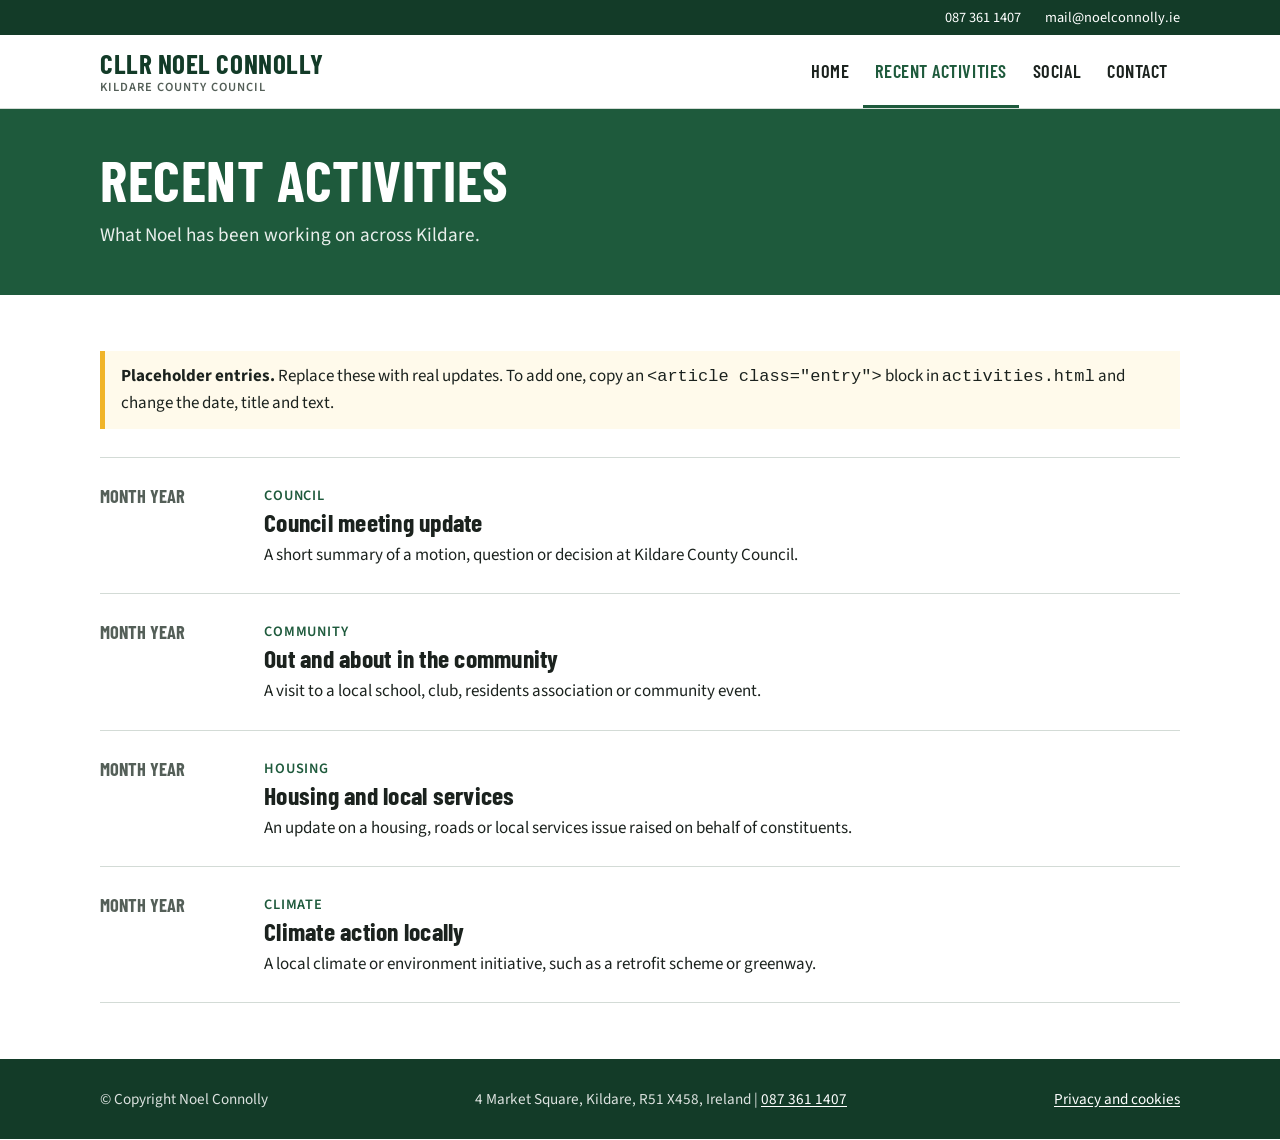
<file: activities.html>
<!doctype html>
<html lang="en-IE">
<head>
  <meta charset="utf-8">
  <meta name="viewport" content="width=device-width, initial-scale=1">
  <title>Recent Activities | Cllr Noel Connolly</title>
  <meta name="description" content="News and recent activities from Cllr Noel Connolly in Kildare.">
  <link rel="icon" href="assets/img/favicon.svg" type="image/svg+xml">
  <link rel="preload" href="assets/fonts/barlow-condensed-700.woff2" as="font" type="font/woff2" crossorigin>
  <link rel="stylesheet" href="assets/css/style.css">
</head>
<body>
  <a class="skip" href="#main">Skip to content</a>

  <div class="strip">
    <div class="wrap">
      <a href="tel:+353873611407">087 361 1407</a>
      <a href="mailto:mail@noelconnolly.ie">mail@noelconnolly.ie</a>
    </div>
  </div>

  <header class="site-header">
    <div class="wrap">
      <a class="brand" href="index.html">Cllr Noel Connolly<small>Kildare County Council</small></a>
      <button class="menu-toggle" type="button" aria-expanded="false" aria-controls="site-nav">Menu</button>
      <nav class="nav" id="site-nav" aria-label="Main">
        <a href="index.html">Home</a>
        <a href="activities.html" aria-current="page">Recent Activities</a>
        <a href="social.html">Social</a>
        <a href="contact.html">Contact</a>
      </nav>
    </div>
  </header>

  <main id="main">
    <section class="page-head">
      <div class="wrap">
        <h1>Recent Activities</h1>
        <p>What Noel has been working on across Kildare.</p>
      </div>
    </section>
    <section class="section">
      <div class="wrap">
        <p class="note"><strong>Placeholder entries.</strong> Replace these with real updates. To add one, copy an <code>&lt;article class="entry"&gt;</code> block in <code>activities.html</code> and change the date, title and text.</p>
        <div class="entries">
          <article class="entry">
            <time datetime="">Month Year</time>
            <div>
              <span class="kind">Council</span>
              <h3>Council meeting update</h3>
              <p>A short summary of a motion, question or decision at Kildare County Council.</p>
            </div>
          </article>
          <article class="entry">
            <time datetime="">Month Year</time>
            <div>
              <span class="kind">Community</span>
              <h3>Out and about in the community</h3>
              <p>A visit to a local school, club, residents association or community event.</p>
            </div>
          </article>
          <article class="entry">
            <time datetime="">Month Year</time>
            <div>
              <span class="kind">Housing</span>
              <h3>Housing and local services</h3>
              <p>An update on a housing, roads or local services issue raised on behalf of constituents.</p>
            </div>
          </article>
          <article class="entry">
            <time datetime="">Month Year</time>
            <div>
              <span class="kind">Climate</span>
              <h3>Climate action locally</h3>
              <p>A local climate or environment initiative, such as a retrofit scheme or greenway.</p>
            </div>
          </article>
        </div>
      </div>
    </section>
  </main>

  <footer class="site-footer">
    <div class="wrap">
      <p>© Copyright Noel Connolly</p>
      <p>4 Market Square, Kildare, R51 X458, Ireland | <a href="tel:+353873611407">087 361 1407</a></p>
      <p><a href="privacy.html">Privacy and cookies</a></p>
    </div>
  </footer>

  <script src="assets/js/site.js"></script>
</body>
</html>
</file>
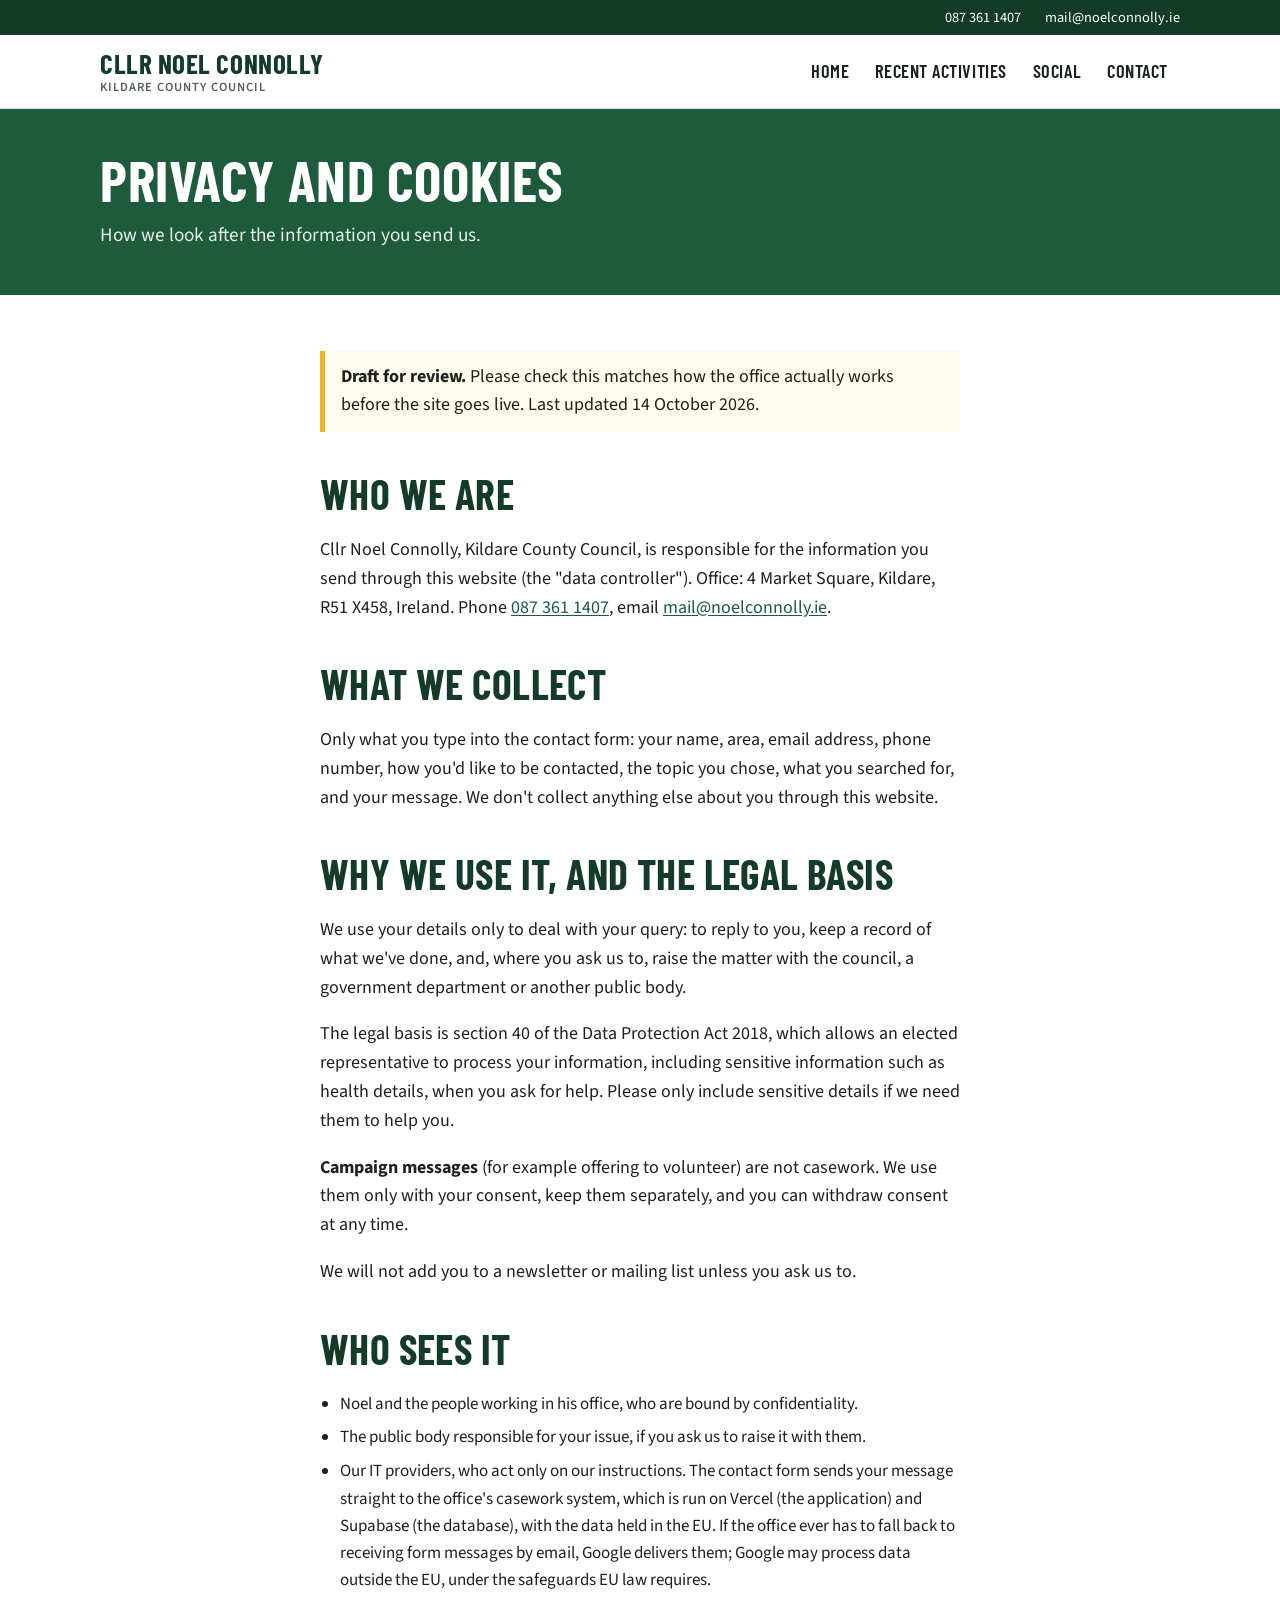
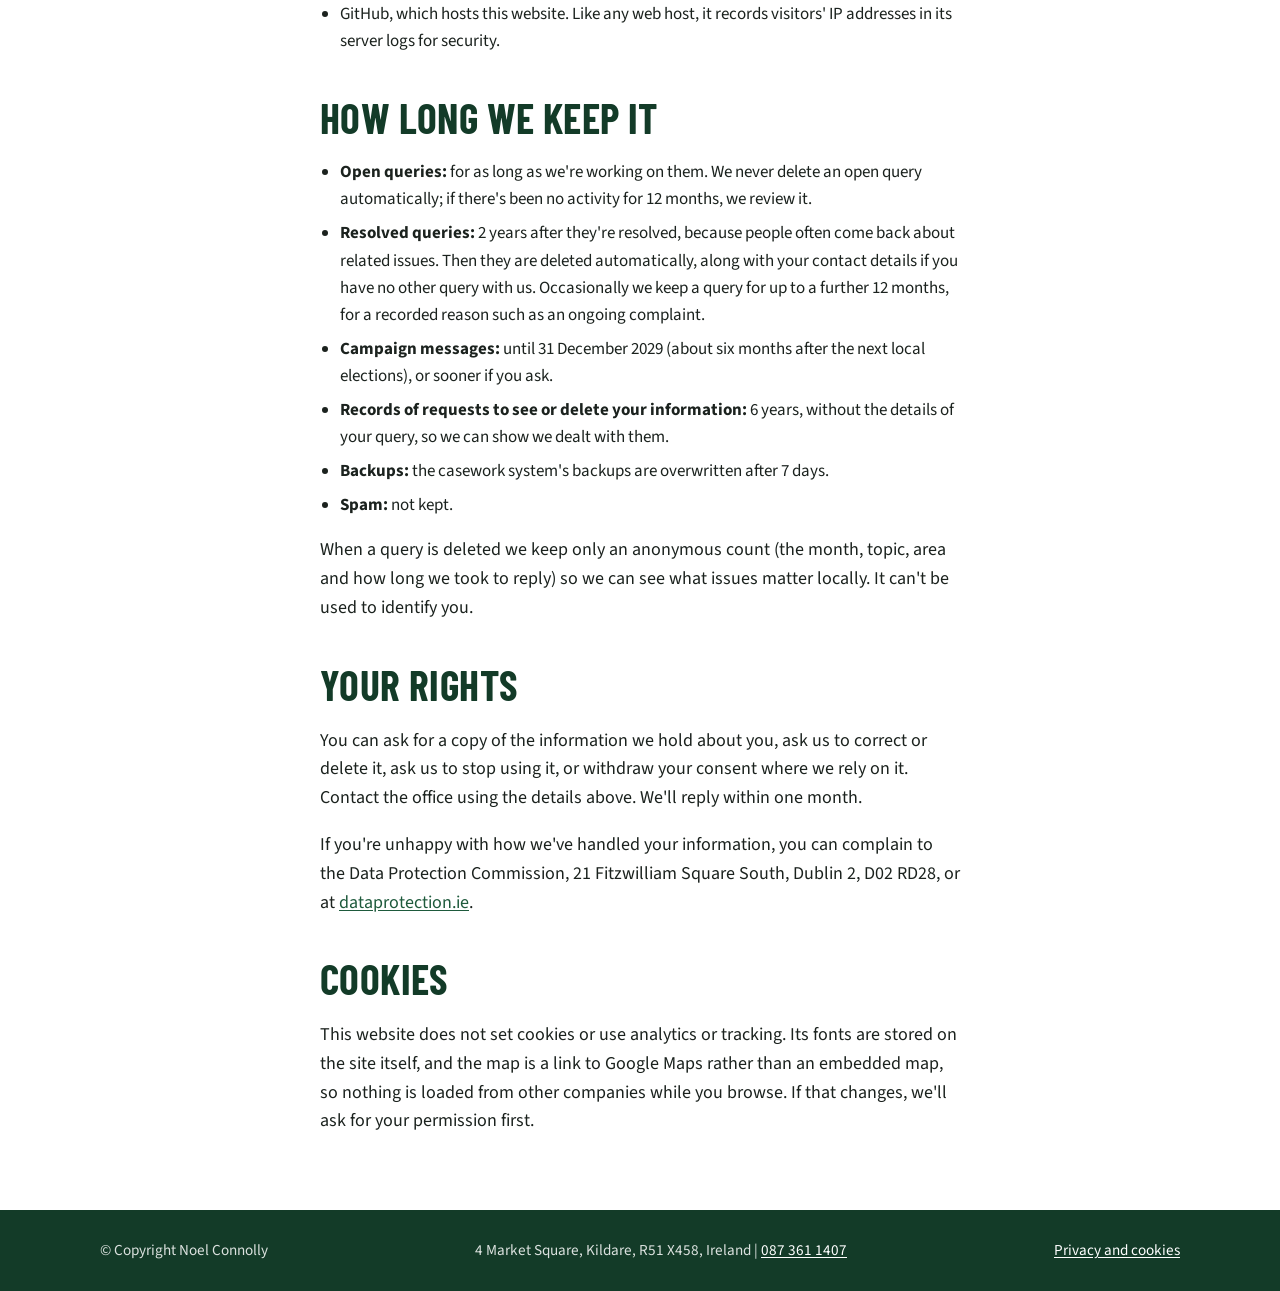
<file: privacy.html>
<!doctype html>
<html lang="en-IE">
<head>
  <meta charset="utf-8">
  <meta name="viewport" content="width=device-width, initial-scale=1">
  <title>Privacy and Cookies | Cllr Noel Connolly</title>
  <meta name="description" content="How Cllr Noel Connolly handles personal information, how long it is kept, and cookies.">
  <link rel="icon" href="assets/img/favicon.svg" type="image/svg+xml">
  <link rel="preload" href="assets/fonts/barlow-condensed-700.woff2" as="font" type="font/woff2" crossorigin>
  <link rel="stylesheet" href="assets/css/style.css">
</head>
<body>
  <a class="skip" href="#main">Skip to content</a>

  <div class="strip">
    <div class="wrap">
      <a href="tel:+353873611407">087 361 1407</a>
      <a href="mailto:mail@noelconnolly.ie">mail@noelconnolly.ie</a>
    </div>
  </div>

  <header class="site-header">
    <div class="wrap">
      <a class="brand" href="index.html">Cllr Noel Connolly<small>Kildare County Council</small></a>
      <button class="menu-toggle" type="button" aria-expanded="false" aria-controls="site-nav">Menu</button>
      <nav class="nav" id="site-nav" aria-label="Main">
        <a href="index.html">Home</a>
        <a href="activities.html">Recent Activities</a>
        <a href="social.html">Social</a>
        <a href="contact.html">Contact</a>
      </nav>
    </div>
  </header>

  <main id="main">
    <section class="page-head">
      <div class="wrap">
        <h1>Privacy and cookies</h1>
        <p>How we look after the information you send us.</p>
      </div>
    </section>
    <section class="section">
      <div class="wrap prose">
        <p class="note"><strong>Draft for review.</strong> Please check this matches how the office actually works before the site goes live. Last updated 14 October 2026.</p>

        <h2>Who we are</h2>
        <p>Cllr Noel Connolly, Kildare County Council, is responsible for the information you send through this website (the "data controller"). Office: 4 Market Square, Kildare, R51 X458, Ireland. Phone <a href="tel:+353873611407">087 361 1407</a>, email <a href="mailto:mail@noelconnolly.ie">mail@noelconnolly.ie</a>.</p>

        <h2>What we collect</h2>
        <p>Only what you type into the contact form: your name, area, email address, phone number, how you'd like to be contacted, the topic you chose, what you searched for, and your message. We don't collect anything else about you through this website.</p>

        <h2>Why we use it, and the legal basis</h2>
        <p>We use your details only to deal with your query: to reply to you, keep a record of what we've done, and, where you ask us to, raise the matter with the council, a government department or another public body.</p>
        <p>The legal basis is section 40 of the Data Protection Act 2018, which allows an elected representative to process your information, including sensitive information such as health details, when you ask for help. Please only include sensitive details if we need them to help you.</p>
        <p><strong>Campaign messages</strong> (for example offering to volunteer) are not casework. We use them only with your consent, keep them separately, and you can withdraw consent at any time.</p>
        <p>We will not add you to a newsletter or mailing list unless you ask us to.</p>

        <h2>Who sees it</h2>
        <ul>
          <li>Noel and the people working in his office, who are bound by confidentiality.</li>
          <li>The public body responsible for your issue, if you ask us to raise it with them.</li>
          <li>Our IT providers, who act only on our instructions. The contact form sends your message straight to the office's casework system, which is run on Vercel (the application) and Supabase (the database), with the data held in the EU. If the office ever has to fall back to receiving form messages by email, Google delivers them; Google may process data outside the EU, under the safeguards EU law requires.</li>
          <li>GitHub, which hosts this website. Like any web host, it records visitors' IP addresses in its server logs for security.</li>
        </ul>

        <h2>How long we keep it</h2>
        <ul>
          <li><strong>Open queries:</strong> for as long as we're working on them. We never delete an open query automatically; if there's been no activity for 12 months, we review it.</li>
          <li><strong>Resolved queries:</strong> 2 years after they're resolved, because people often come back about related issues. Then they are deleted automatically, along with your contact details if you have no other query with us. Occasionally we keep a query for up to a further 12 months, for a recorded reason such as an ongoing complaint.</li>
          <li><strong>Campaign messages:</strong> until 31 December 2029 (about six months after the next local elections), or sooner if you ask.</li>
          <li><strong>Records of requests to see or delete your information:</strong> 6 years, without the details of your query, so we can show we dealt with them.</li>
          <li><strong>Backups:</strong> the casework system's backups are overwritten after 7 days.</li>
          <li><strong>Spam:</strong> not kept.</li>
        </ul>
        <p>When a query is deleted we keep only an anonymous count (the month, topic, area and how long we took to reply) so we can see what issues matter locally. It can't be used to identify you.</p>

        <h2>Your rights</h2>
        <p>You can ask for a copy of the information we hold about you, ask us to correct or delete it, ask us to stop using it, or withdraw your consent where we rely on it. Contact the office using the details above. We'll reply within one month.</p>
        <p>If you're unhappy with how we've handled your information, you can complain to the Data Protection Commission, 21 Fitzwilliam Square South, Dublin 2, D02 RD28, or at <a href="https://www.dataprotection.ie" target="_blank" rel="noopener">dataprotection.ie</a>.</p>

        <h2>Cookies</h2>
        <p>This website does not set cookies or use analytics or tracking. Its fonts are stored on the site itself, and the map is a link to Google Maps rather than an embedded map, so nothing is loaded from other companies while you browse. If that changes, we'll ask for your permission first.</p>
      </div>
    </section>
  </main>

  <footer class="site-footer">
    <div class="wrap">
      <p>© Copyright Noel Connolly</p>
      <p>4 Market Square, Kildare, R51 X458, Ireland | <a href="tel:+353873611407">087 361 1407</a></p>
      <p><a href="privacy.html">Privacy and cookies</a></p>
    </div>
  </footer>

  <script src="assets/js/site.js"></script>
</body>
</html>
</file>
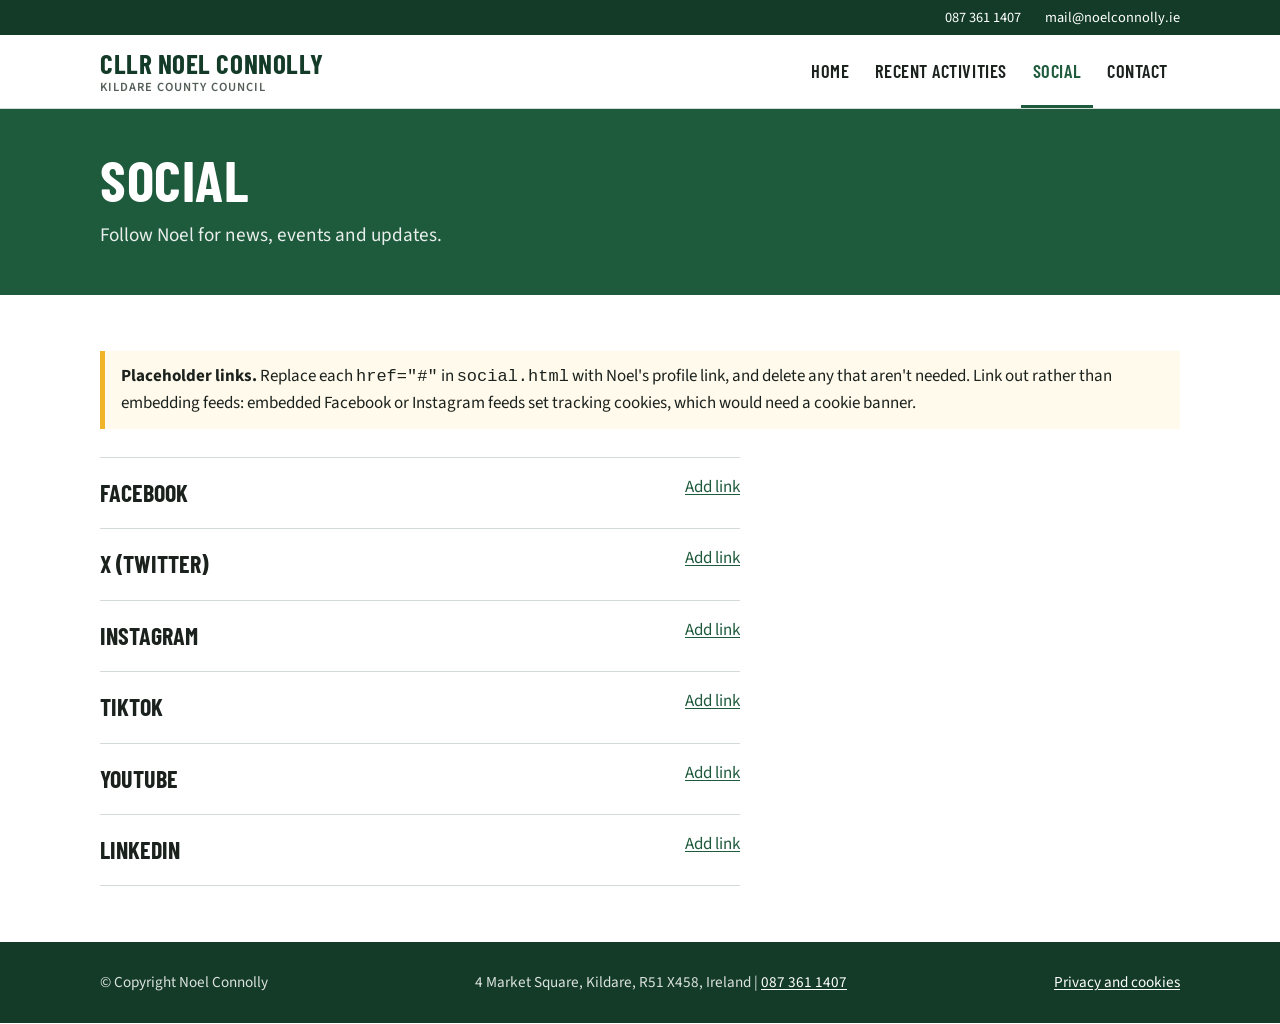
<file: social.html>
<!doctype html>
<html lang="en-IE">
<head>
  <meta charset="utf-8">
  <meta name="viewport" content="width=device-width, initial-scale=1">
  <title>Social | Cllr Noel Connolly</title>
  <meta name="description" content="Follow Cllr Noel Connolly on social media.">
  <link rel="icon" href="assets/img/favicon.svg" type="image/svg+xml">
  <link rel="preload" href="assets/fonts/barlow-condensed-700.woff2" as="font" type="font/woff2" crossorigin>
  <link rel="stylesheet" href="assets/css/style.css">
</head>
<body>
  <a class="skip" href="#main">Skip to content</a>

  <div class="strip">
    <div class="wrap">
      <a href="tel:+353873611407">087 361 1407</a>
      <a href="mailto:mail@noelconnolly.ie">mail@noelconnolly.ie</a>
    </div>
  </div>

  <header class="site-header">
    <div class="wrap">
      <a class="brand" href="index.html">Cllr Noel Connolly<small>Kildare County Council</small></a>
      <button class="menu-toggle" type="button" aria-expanded="false" aria-controls="site-nav">Menu</button>
      <nav class="nav" id="site-nav" aria-label="Main">
        <a href="index.html">Home</a>
        <a href="activities.html">Recent Activities</a>
        <a href="social.html" aria-current="page">Social</a>
        <a href="contact.html">Contact</a>
      </nav>
    </div>
  </header>

  <main id="main">
    <section class="page-head">
      <div class="wrap">
        <h1>Social</h1>
        <p>Follow Noel for news, events and updates.</p>
      </div>
    </section>
    <section class="section">
      <div class="wrap">
        <p class="note"><strong>Placeholder links.</strong> Replace each <code>href="#"</code> in <code>social.html</code> with Noel's profile link, and delete any that aren't needed. Link out rather than embedding feeds: embedded Facebook or Instagram feeds set tracking cookies, which would need a cookie banner.</p>
        <ul class="links-list">
          <li><strong>Facebook</strong><span><a href="#">Add link</a></span></li>
          <li><strong>X (Twitter)</strong><span><a href="#">Add link</a></span></li>
          <li><strong>Instagram</strong><span><a href="#">Add link</a></span></li>
          <li><strong>TikTok</strong><span><a href="#">Add link</a></span></li>
          <li><strong>YouTube</strong><span><a href="#">Add link</a></span></li>
          <li><strong>LinkedIn</strong><span><a href="#">Add link</a></span></li>
        </ul>
      </div>
    </section>
  </main>

  <footer class="site-footer">
    <div class="wrap">
      <p>© Copyright Noel Connolly</p>
      <p>4 Market Square, Kildare, R51 X458, Ireland | <a href="tel:+353873611407">087 361 1407</a></p>
      <p><a href="privacy.html">Privacy and cookies</a></p>
    </div>
  </footer>

  <script src="assets/js/site.js"></script>
</body>
</html>
</file>
<file: assets/css/style.css>
/* Cllr Noel Connolly: site styles. Plain CSS, no build step.
   Layout follows the original noelconnolly.ie: name and menu across the top,
   a title band with the photo and slogan, a large picture, the biography,
   a Contact Me link and a footer with the office address.
   Colours live in the tokens below; change them here to retheme the site. */

@font-face { font-family: "Barlow Condensed"; font-style: normal; font-weight: 600; font-display: swap; src: url("../fonts/barlow-condensed-600.woff2") format("woff2"); }
@font-face { font-family: "Barlow Condensed"; font-style: normal; font-weight: 700; font-display: swap; src: url("../fonts/barlow-condensed-700.woff2") format("woff2"); }
@font-face { font-family: "Source Sans 3"; font-style: normal; font-weight: 200 900; font-display: swap; src: url("../fonts/source-sans-3.woff2") format("woff2"); }
@font-face { font-family: "Source Sans 3"; font-style: italic; font-weight: 200 900; font-display: swap; src: url("../fonts/source-sans-3-italic.woff2") format("woff2"); }

:root {
  --brand: #1e5a3c;        /* main colour: header band, buttons, links */
  --brand-dark: #133b28;   /* footer, hover */
  --brand-tint: #e6efe9;   /* selected states, quiet panels */
  --accent: #f0b429;       /* used sparingly: the rule under headings, focus ring */
  --ink: #1b221e;
  --muted: #545f58;
  --line: #d3dbd6;
  --paper: #ffffff;
  --panel: #f2f5f3;
  --danger: #a4161a;
  --display: "Barlow Condensed", "Arial Narrow", "Helvetica Neue", Arial, sans-serif;
  --body: "Source Sans 3", "Segoe UI", Roboto, Helvetica, Arial, sans-serif;
  --wrap: 1080px;
  --measure: 40rem;
}

*, *::before, *::after { box-sizing: border-box; }
html { -webkit-text-size-adjust: 100%; }
body {
  margin: 0;
  font-family: var(--body);
  font-size: 1.0625rem;
  line-height: 1.6;
  color: var(--ink);
  background: var(--paper);
}
img { max-width: 100%; height: auto; display: block; }
a { color: var(--brand); text-underline-offset: 2px; }
a:hover { color: var(--brand-dark); }
:focus-visible { outline: 3px solid var(--accent); outline-offset: 2px; }
h1, h2, h3 { font-family: var(--display); font-weight: 700; line-height: 1.05; letter-spacing: .01em; text-wrap: balance; margin: 0; }
h1, h2 { text-transform: uppercase; }
p { margin: 0 0 1em; }

.wrap { width: min(var(--wrap), 100% - 32px); margin-inline: auto; }
.skip { position: absolute; left: -999px; top: 8px; background: var(--paper); padding: 8px 12px; z-index: 100; }
.skip:focus { left: 8px; }
.visually-hidden { position: absolute !important; width: 1px; height: 1px; overflow: hidden; clip: rect(0 0 0 0); white-space: nowrap; }

/* ---------- Top strip and header ---------- */
.strip { background: var(--brand-dark); color: #fff; font-size: .9rem; }
.strip .wrap { display: flex; flex-wrap: wrap; gap: 4px 24px; justify-content: flex-end; padding-block: 6px; }
.strip a { color: #fff; text-decoration: none; }
.strip a:hover { text-decoration: underline; color: #fff; }

.site-header { background: var(--paper); border-bottom: 1px solid var(--line); }
.site-header .wrap { display: flex; align-items: center; justify-content: space-between; gap: 16px; min-height: 72px; position: relative; }
.brand { font-family: var(--display); font-weight: 700; font-size: 1.7rem; text-transform: uppercase; letter-spacing: .02em; color: var(--brand-dark); text-decoration: none; line-height: 1; }
.brand small { display: block; font-family: var(--body); font-weight: 600; font-size: .78rem; letter-spacing: .08em; color: var(--muted); margin-top: 4px; }
.nav { display: flex; gap: 2px; align-items: stretch; }
.nav a {
  font-family: var(--display); font-weight: 600; font-size: 1.15rem; text-transform: uppercase; letter-spacing: .03em;
  color: var(--ink); text-decoration: none; padding: 22px 12px 19px; border-bottom: 3px solid transparent;
}
.nav a:hover { color: var(--brand); border-bottom-color: var(--line); }
.nav a[aria-current="page"] { color: var(--brand); border-bottom-color: var(--brand); }
.menu-toggle { display: none; font: 600 1rem var(--display); text-transform: uppercase; letter-spacing: .05em; background: none; border: 1px solid var(--line); color: var(--ink); padding: 8px 12px; cursor: pointer; }

/* ---------- Buttons ---------- */
.btn {
  display: inline-block; font-family: var(--display); font-weight: 700; font-size: 1.2rem; text-transform: uppercase; letter-spacing: .04em;
  padding: 12px 26px; border: 2px solid var(--brand); background: var(--brand); color: #fff; text-decoration: none; cursor: pointer; line-height: 1.1;
}
.btn:hover { background: var(--brand-dark); border-color: var(--brand-dark); color: #fff; }
.btn-light { background: #fff; color: var(--brand-dark); border-color: #fff; }
.btn-light:hover { background: var(--accent); border-color: var(--accent); color: var(--brand-dark); }
.btn-outline { background: transparent; color: var(--brand); }
.btn-outline:hover { background: var(--brand-tint); color: var(--brand-dark); }
.btn-small { font-size: 1rem; padding: 8px 16px; }
.btn[disabled] { opacity: .6; cursor: not-allowed; }

/* ---------- Home: title band ---------- */
.title-band { background: var(--brand); color: #fff; }
.title-band .wrap { display: grid; grid-template-columns: minmax(0, 300px) minmax(0, 1fr); gap: 48px; align-items: center; padding-block: 48px; }
.title-band .photo { background: #fff; padding: 8px; }
.title-band h1 { font-size: clamp(2.6rem, 6vw, 4.6rem); color: #fff; }
.title-band h1 + p { margin: 18px 0 28px; font-size: 1.2rem; max-width: 30rem; color: rgba(255, 255, 255, .9); }
.rule { display: block; width: 72px; height: 5px; background: var(--accent); margin-bottom: 20px; }

.banner { background: var(--panel); }
.banner img { width: 100%; max-height: 420px; object-fit: cover; }

/* ---------- Sections ---------- */
.section { padding-block: 56px; }
.section-panel { background: var(--panel); }
.section h2 { font-size: clamp(2rem, 4vw, 2.6rem); color: var(--brand-dark); margin-bottom: 20px; }
.prose { max-width: var(--measure); }
.prose p { font-size: 1.125rem; }
.prose h2 { margin-top: 40px; }
.prose h2:first-child { margin-top: 0; }
.prose h3 { font-size: 1.45rem; margin: 28px 0 8px; color: var(--brand-dark); }
.prose ul { padding-left: 1.2em; margin: 0 0 1em; }
.prose li { margin-bottom: .4em; }
.lede { font-size: 1.35rem !important; color: var(--brand-dark); }

.split { display: grid; grid-template-columns: minmax(0, 1fr) minmax(0, 320px); gap: 56px; align-items: start; }
.aside-box { border-top: 5px solid var(--brand); background: var(--panel); padding: 22px 24px; }
.aside-box h3 { font-size: 1.5rem; text-transform: uppercase; color: var(--brand-dark); margin-bottom: 10px; }
.aside-box p { margin-bottom: .6em; }
.aside-box p:last-child { margin-bottom: 0; }

.contact-me { text-align: left; }
.contact-me .wrap { display: flex; flex-wrap: wrap; align-items: center; justify-content: space-between; gap: 20px; border-top: 1px solid var(--line); padding-block: 40px; }
.contact-me h2 { font-size: 2rem; margin: 0 0 4px; }
.contact-me p { margin: 0; color: var(--muted); }

.note { border-left: 5px solid var(--accent); background: #fffaeb; padding: 12px 16px; margin-bottom: 28px; }

/* ---------- Footer ---------- */
.site-footer { background: var(--brand-dark); color: rgba(255, 255, 255, .85); font-size: .95rem; }
.site-footer .wrap { padding-block: 28px; display: flex; flex-wrap: wrap; gap: 8px 24px; justify-content: space-between; }
.site-footer a { color: #fff; }
.site-footer p { margin: 0; }

/* ---------- Inner page heading ---------- */
.page-head { background: var(--brand); color: #fff; }
.page-head .wrap { padding-block: 40px 44px; }
.page-head h1 { font-size: clamp(2.4rem, 5vw, 3.6rem); }
.page-head p { margin: 10px 0 0; font-size: 1.2rem; color: rgba(255, 255, 255, .9); }

/* ---------- Contact page ---------- */
.contact-list { display: grid; grid-template-columns: repeat(3, minmax(0, 1fr)); border: 1px solid var(--line); margin-bottom: 48px; }
.contact-list > div { padding: 18px 22px; border-right: 1px solid var(--line); }
.contact-list > div:last-child { border-right: 0; }
.contact-list dt { font-family: var(--display); font-weight: 700; text-transform: uppercase; letter-spacing: .05em; color: var(--muted); font-size: 1rem; }
.contact-list dd { margin: 2px 0 0; font-size: 1.15rem; font-weight: 600; }
.contact-list dd a { text-decoration: none; }
.contact-list dd a:hover { text-decoration: underline; }
.contact-list dd small { display: block; font-weight: 400; font-size: .92rem; }

.form-box { border: 1px solid var(--line); border-top: 5px solid var(--brand); padding: clamp(18px, 4vw, 36px); }
.step-label { font-family: var(--display); font-weight: 600; text-transform: uppercase; letter-spacing: .06em; color: var(--muted); font-size: 1rem; margin: 0 0 6px; }
.form-step h2 { font-size: 2rem; margin-bottom: 6px; }
.form-step > p { color: var(--muted); }

.search { position: relative; margin: 18px 0 14px; }
.search label { display: block; font-weight: 600; margin-bottom: 6px; }
.search-input { width: 100%; font: inherit; font-size: 1.1rem; padding: 13px 14px; border: 2px solid var(--ink); border-radius: 0; background: #fff; color: var(--ink); }
.search-input:focus { outline: 3px solid var(--accent); outline-offset: 0; }
.suggestions { position: absolute; left: 0; right: 0; top: 100%; z-index: 20; background: #fff; border: 2px solid var(--ink); border-top: 0; margin: 0; padding: 0; list-style: none; max-height: 320px; overflow-y: auto; }
.suggestions li { display: flex; justify-content: space-between; gap: 12px; padding: 10px 14px; cursor: pointer; border-top: 1px solid var(--line); }
.suggestions li:first-child { border-top: 0; }
.suggestions li[aria-selected="true"], .suggestions li:hover { background: var(--brand-tint); }
.suggestions .tag { font-size: .88rem; color: var(--muted); white-space: nowrap; }
.suggestions .hint { font-size: .88rem; color: var(--muted); cursor: default; }
.suggestions .hint:hover { background: none; }

.match-note { border-left: 5px solid var(--accent); background: #fffaeb; padding: 10px 14px; margin-bottom: 16px; }
.match-note button { font: inherit; background: none; border: 0; padding: 0; color: var(--brand); text-decoration: underline; cursor: pointer; }

.popular { margin: 0 0 22px; font-size: .98rem; color: var(--muted); }
.popular button { font: inherit; background: none; border: 0; padding: 0; color: var(--brand); text-decoration: underline; cursor: pointer; margin-right: 12px; }

.cat-grid { display: grid; grid-template-columns: repeat(3, minmax(0, 1fr)); border-top: 1px solid var(--line); border-left: 1px solid var(--line); margin-bottom: 8px; }
.cat {
  font: inherit; font-size: 1.02rem; text-align: left; padding: 12px 14px 12px 40px; position: relative; cursor: pointer;
  background: #fff; color: var(--ink); border: 0; border-right: 1px solid var(--line); border-bottom: 1px solid var(--line);
}
.cat::before { content: ""; position: absolute; left: 14px; top: 50%; width: 16px; height: 16px; margin-top: -8px; border: 2px solid var(--muted); border-radius: 50%; }
.cat:hover { background: var(--panel); }
.cat[aria-pressed="true"] { background: var(--brand-tint); font-weight: 600; }
.cat[aria-pressed="true"]::before { border-color: var(--brand); background: radial-gradient(circle, var(--brand) 0 4px, transparent 5px); }
.cat.highlight { box-shadow: inset 0 0 0 3px var(--accent); }

.selected-line { display: flex; flex-wrap: wrap; gap: 8px 16px; align-items: baseline; padding: 12px 0; margin-bottom: 16px; border-bottom: 1px solid var(--line); }
.selected-line button { font: inherit; background: none; border: 0; padding: 0; color: var(--brand); text-decoration: underline; cursor: pointer; }

.grid-2 { display: grid; grid-template-columns: minmax(0, 1fr) minmax(0, 1fr); gap: 0 20px; }
.field { display: flex; flex-direction: column; gap: 5px; margin-bottom: 18px; min-width: 0; }
.field label, .field legend { font-weight: 600; }
.field .opt { font-weight: 400; color: var(--muted); }
.field input, .field select, .field textarea {
  font: inherit; padding: 11px 12px; border: 1px solid #8a948e; border-radius: 0; background: #fff; color: var(--ink); width: 100%;
}
.field textarea { min-height: 160px; resize: vertical; }
.field input:focus, .field select:focus, .field textarea:focus { outline: 3px solid var(--accent); outline-offset: 0; border-color: var(--ink); }
.field .help { font-size: .92rem; color: var(--muted); }
.field .err { font-size: .95rem; color: var(--danger); font-weight: 600; }
.field .err:empty { display: none; }
.field.invalid input, .field.invalid select, .field.invalid textarea { border: 2px solid var(--danger); }
fieldset.field { border: 0; padding: 0; margin: 0 0 18px; }
.radios { display: flex; flex-wrap: wrap; gap: 6px 22px; margin-top: 4px; }
.radios label { display: inline-flex; gap: 8px; align-items: center; font-weight: 400; cursor: pointer; }
.radios input, .check input { accent-color: var(--brand); width: 18px; height: 18px; margin: 0; flex: none; }
.check { display: flex; gap: 10px; align-items: flex-start; font-weight: 400 !important; }
.check input { margin-top: 4px; }
.counter { align-self: flex-end; font-size: .88rem; color: var(--muted); }
.hp { position: absolute; left: -5000px; width: 1px; height: 1px; overflow: hidden; }

.form-actions { display: flex; flex-wrap: wrap; justify-content: space-between; gap: 12px; margin-top: 12px; }
.form-error { border-left: 5px solid var(--danger); background: #fdf0f0; padding: 12px 14px; margin-bottom: 16px; }
.err-topic { color: var(--danger); font-weight: 600; margin: 8px 0 0; }
.err-topic:empty { display: none; }

.review { margin: 0 0 20px; display: grid; grid-template-columns: 170px minmax(0, 1fr); border-top: 1px solid var(--line); }
.review dt, .review dd { margin: 0; padding: 9px 0; border-bottom: 1px solid var(--line); }
.review dt { font-weight: 600; color: var(--muted); padding-right: 12px; }
.review dd { white-space: pre-wrap; overflow-wrap: anywhere; }

.success h2 { font-size: 2.2rem; margin-bottom: 12px; }
.success .ref { font-family: ui-monospace, Consolas, Menlo, monospace; font-size: 1.15rem; background: var(--panel); border: 1px solid var(--line); padding: 4px 10px; display: inline-block; }
.preview-mail { margin-top: 28px; border: 1px dashed #b88a12; background: #fffaeb; padding: 16px; }
.preview-mail h3 { font-size: 1.3rem; text-transform: uppercase; margin-bottom: 8px; }
.preview-mail pre { white-space: pre-wrap; overflow-wrap: anywhere; font-size: .88rem; margin: 0; background: #fff; border: 1px solid var(--line); padding: 12px; }

.pc { display: grid; grid-template-columns: 120px minmax(0, 1fr); gap: 18px; align-items: start; }
.pc img { border: 1px solid var(--line); }

/* ---------- Activities and social ---------- */
.entries { border-top: 1px solid var(--line); }
.entry { display: grid; grid-template-columns: 140px minmax(0, 1fr); gap: 24px; padding: 24px 0; border-bottom: 1px solid var(--line); }
.entry time { font-family: var(--display); font-weight: 700; text-transform: uppercase; color: var(--muted); font-size: 1.15rem; }
.entry h3 { font-size: 1.6rem; margin-bottom: 6px; }
.entry .kind { font-size: .9rem; font-weight: 600; color: var(--brand); text-transform: uppercase; letter-spacing: .06em; }
.entry p { margin: 6px 0 0; }

.links-list { list-style: none; padding: 0; margin: 0; border-top: 1px solid var(--line); max-width: var(--measure); }
.links-list li { display: flex; justify-content: space-between; gap: 16px; padding: 16px 0; border-bottom: 1px solid var(--line); }
.links-list strong { font-family: var(--display); font-size: 1.5rem; text-transform: uppercase; }
.links-list span { color: var(--muted); }

/* ---------- Small screens ---------- */
@media (max-width: 820px) {
  .title-band .wrap { grid-template-columns: 1fr; gap: 28px; padding-block: 32px 40px; }
  .title-band .photo { width: min(240px, 70%); }
  .split { grid-template-columns: 1fr; gap: 32px; }
  .contact-list { grid-template-columns: 1fr; }
  .contact-list > div { border-right: 0; border-bottom: 1px solid var(--line); }
  .contact-list > div:last-child { border-bottom: 0; }
  .cat-grid { grid-template-columns: repeat(2, minmax(0, 1fr)); }
  .entry { grid-template-columns: 1fr; gap: 4px; }
}
@media (max-width: 720px) {
  .menu-toggle { display: block; }
  .nav { display: none; position: absolute; left: 0; right: 0; top: 100%; z-index: 30; flex-direction: column; background: var(--paper); border-bottom: 1px solid var(--line); padding: 0 16px 10px; }
  .nav.open { display: flex; }
  .nav a { padding: 12px 4px; border-bottom: 1px solid var(--line); }
  .nav a[aria-current="page"] { border-bottom-color: var(--line); box-shadow: inset 4px 0 0 var(--brand); padding-left: 12px; }
  .strip .wrap { justify-content: flex-start; }
  .grid-2 { grid-template-columns: 1fr; }
  .review { grid-template-columns: 1fr; }
  .review dt { border-bottom: 0; padding-bottom: 0; }
  .brand { font-size: 1.45rem; }
}
@media (max-width: 460px) {
  .cat-grid { grid-template-columns: 1fr; }
  .pc { grid-template-columns: 88px minmax(0, 1fr); }
}
@media (prefers-reduced-motion: reduce) { * { scroll-behavior: auto !important; } }
#form, #success { scroll-margin-top: 16px; }
</file>
